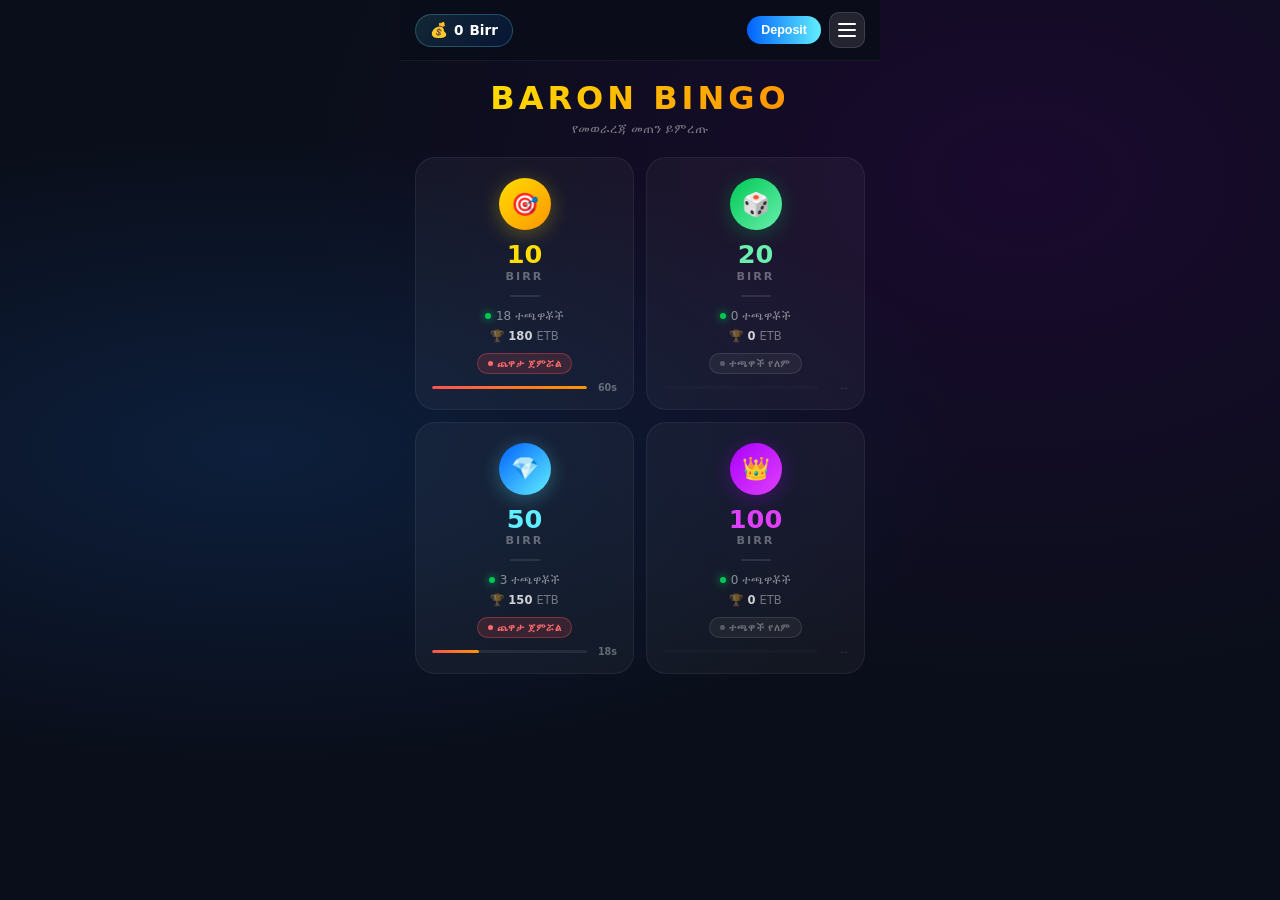
<file: Baron.html>
<!DOCTYPE html>
<html lang="am">
<head>
    <meta charset="UTF-8">
    <meta name="viewport" content="width=device-width, initial-scale=1.0">
    <title>Baron Bingo - Pro</title>
    <style>
        * { margin: 0; padding: 0; box-sizing: border-box; -webkit-tap-highlight-color: transparent; }

        body {
            color: white;
            font-family: 'Segoe UI', system-ui, sans-serif;
            display: flex;
            flex-direction: column;
            align-items: center;
            min-height: 100vh;
            background: #0a0e1a;
            overflow-x: hidden;
        }

        body::before {
            content: "";
            position: fixed;
            top: 0; left: 0;
            width: 100%; height: 100%;
            z-index: -1;
            background: radial-gradient(ellipse at 20% 50%, #0d1f3c 0%, transparent 50%),
                        radial-gradient(ellipse at 80% 20%, #1a0a2e 0%, transparent 50%),
                        #0a0e1a;
        }

        .screen {
            display: none;
            width: 100%;
            max-width: 480px;
            flex-direction: column;
            align-items: center;
            padding: 0 15px 100px 15px;
            animation: fadeIn 0.35s ease;
        }
        .active { display: flex; }

        @keyframes fadeIn { from { opacity: 0; transform: translateY(12px); } to { opacity: 1; transform: translateY(0); } }

        .global-top-bar {
            width: 100%;
            max-width: 480px;
            display: flex;
            justify-content: space-between;
            align-items: center;
            padding: 12px 15px;
            position: sticky;
            top: 0;
            z-index: 50;
            background: rgba(10, 14, 26, 0.92);
            backdrop-filter: blur(15px);
            border-bottom: 1px solid rgba(255,255,255,0.06);
        }

        .balance-pill {
            display: flex;
            align-items: center;
            gap: 6px;
            background: linear-gradient(135deg, rgba(96,239,255,0.12), rgba(0,97,255,0.12));
            padding: 7px 14px;
            border-radius: 25px;
            border: 1px solid rgba(96,239,255,0.25);
            font-weight: bold;
            font-size: 0.85rem;
            cursor: pointer;
        }

        .balance-pill .coin-icon { font-size: 0.9rem; }

        .top-right-actions {
            display: flex;
            align-items: center;
            gap: 8px;
        }

        .dep-btn-top {
            background: linear-gradient(90deg, #0061FF 0%, #60EFFF 100%);
            color: white;
            border: none;
            padding: 7px 14px;
            border-radius: 20px;
            font-weight: bold;
            font-size: 0.78rem;
            cursor: pointer;
            transition: 0.3s;
        }
        .dep-btn-top:active { transform: scale(0.95); }

        .menu-btn {
            background: rgba(255,255,255,0.1);
            border: 1px solid rgba(255,255,255,0.12);
            color: white;
            width: 36px; height: 36px;
            border-radius: 10px;
            display: flex;
            flex-direction: column;
            align-items: center;
            justify-content: center;
            gap: 4px;
            cursor: pointer;
            transition: 0.3s;
        }
        .menu-btn:active { transform: scale(0.92); }
        .menu-btn span {
            display: block;
            width: 18px;
            height: 2px;
            background: white;
            border-radius: 2px;
            transition: 0.3s;
        }

        .menu-overlay {
            position: fixed;
            top: 0; left: 0;
            width: 100%; height: 100%;
            background: rgba(0,0,0,0.6);
            z-index: 998;
            opacity: 0;
            visibility: hidden;
            transition: 0.3s;
        }
        .menu-overlay.open { opacity: 1; visibility: visible; }

        .side-menu {
            position: fixed;
            top: 0;
            right: -280px;
            width: 270px;
            height: 100%;
            background: linear-gradient(180deg, #0f1629 0%, #0a0e1a 100%);
            z-index: 999;
            transition: right 0.35s ease;
            padding: 0;
            border-left: 1px solid rgba(255,255,255,0.08);
            display: flex;
            flex-direction: column;
        }
        .side-menu.open { right: 0; }

        .menu-header {
            padding: 25px 20px 20px;
            border-bottom: 1px solid rgba(255,255,255,0.08);
            text-align: center;
        }
        .menu-header h2 {
            font-size: 1.3rem;
            font-weight: 900;
            letter-spacing: 3px;
            background: linear-gradient(135deg, #ffde00, #ff9500);
            -webkit-background-clip: text;
            -webkit-text-fill-color: transparent;
        }
        .menu-header p {
            font-size: 0.72rem;
            color: rgba(255,255,255,0.4);
            margin-top: 3px;
        }

        .menu-balance-box {
            margin: 15px 15px 10px;
            padding: 14px;
            background: linear-gradient(135deg, rgba(96,239,255,0.1), rgba(0,97,255,0.08));
            border-radius: 14px;
            border: 1px solid rgba(96,239,255,0.2);
            text-align: center;
        }
        .menu-balance-box .lbl { font-size: 0.7rem; color: rgba(255,255,255,0.5); }
        .menu-balance-box .val { font-size: 1.5rem; font-weight: 900; color: #60efff; margin-top: 2px; }

        .menu-items { flex: 1; padding: 10px 0; }

        .menu-item {
            display: flex;
            align-items: center;
            gap: 14px;
            padding: 14px 22px;
            cursor: pointer;
            transition: 0.2s;
            border-left: 3px solid transparent;
        }
        .menu-item:hover, .menu-item:active {
            background: rgba(255,255,255,0.05);
            border-left-color: #60efff;
        }
        .menu-item .m-icon {
            width: 38px; height: 38px;
            border-radius: 10px;
            display: flex;
            align-items: center;
            justify-content: center;
            font-size: 1.1rem;
        }
        .menu-item .m-text { font-weight: 600; font-size: 0.95rem; }
        .menu-item .m-sub { font-size: 0.7rem; color: rgba(255,255,255,0.4); margin-top: 1px; }

        .mi-deposit .m-icon { background: linear-gradient(135deg, rgba(0,200,83,0.2), rgba(0,200,83,0.08)); color: #00c853; }
        .mi-withdraw .m-icon { background: linear-gradient(135deg, rgba(255,82,82,0.2), rgba(255,82,82,0.08)); color: #ff5252; }
        .mi-balance .m-icon { background: linear-gradient(135deg, rgba(96,239,255,0.2), rgba(96,239,255,0.08)); color: #60efff; }
        .mi-help .m-icon { background: linear-gradient(135deg, rgba(255,222,0,0.2), rgba(255,222,0,0.08)); color: #ffde00; }

        .menu-footer {
            padding: 15px;
            border-top: 1px solid rgba(255,255,255,0.06);
            text-align: center;
            font-size: 0.65rem;
            color: rgba(255,255,255,0.25);
        }

        .main-title { margin-top: 18px; text-align: center; }
        .main-title h1 {
            font-size: 2rem;
            font-weight: 900;
            letter-spacing: 4px;
            background: linear-gradient(135deg, #ffde00, #ff9500, #ffde00);
            background-size: 200% auto;
            -webkit-background-clip: text;
            -webkit-text-fill-color: transparent;
            animation: shimmer 3s linear infinite;
        }
        .main-title p { color: rgba(255,255,255,0.45); font-size: 0.82rem; margin-top: 4px; }

        @keyframes shimmer { 0% { background-position: 0% center; } 100% { background-position: 200% center; } }

        /* ========= BETTING STAKES ========= */
        .bet-grid {
            width: 100%;
            display: grid;
            grid-template-columns: repeat(2, 1fr);
            gap: 12px;
            margin-top: 20px;
        }

        .stake-card {
            position: relative;
            background: rgba(255,255,255,0.04);
            border-radius: 20px;
            padding: 20px 16px 16px;
            display: flex;
            flex-direction: column;
            align-items: center;
            cursor: pointer;
            border: 1.5px solid rgba(255,255,255,0.06);
            transition: all 0.35s cubic-bezier(.4,0,.2,1);
            overflow: hidden;
        }

        .stake-card::before {
            content: '';
            position: absolute;
            top: 0; left: 0;
            width: 100%; height: 100%;
            border-radius: 20px;
            opacity: 0;
            transition: opacity 0.35s ease;
            pointer-events: none;
        }

        .stake-card:hover, .stake-card:active { transform: translateY(-4px); }

        .stake-card[data-theme="gold"]::before { background: radial-gradient(circle at 50% 30%, rgba(255,222,0,0.12) 0%, transparent 70%); }
        .stake-card[data-theme="gold"]:hover, .stake-card[data-theme="gold"]:active { border-color: rgba(255,222,0,0.35); box-shadow: 0 8px 32px rgba(255,222,0,0.12); }
        .stake-card[data-theme="gold"]:hover::before, .stake-card[data-theme="gold"]:active::before { opacity: 1; }
        .stake-card[data-theme="gold"] .stake-icon-ring { background: linear-gradient(135deg, #ffde00, #ff9500); box-shadow: 0 4px 20px rgba(255,222,0,0.3); }
        .stake-card[data-theme="gold"] .stake-amount { color: #ffde00; }

        .stake-card[data-theme="green"]::before { background: radial-gradient(circle at 50% 30%, rgba(0,200,83,0.12) 0%, transparent 70%); }
        .stake-card[data-theme="green"]:hover, .stake-card[data-theme="green"]:active { border-color: rgba(0,200,83,0.35); box-shadow: 0 8px 32px rgba(0,200,83,0.12); }
        .stake-card[data-theme="green"]:hover::before, .stake-card[data-theme="green"]:active::before { opacity: 1; }
        .stake-card[data-theme="green"] .stake-icon-ring { background: linear-gradient(135deg, #00c853, #69f0ae); box-shadow: 0 4px 20px rgba(0,200,83,0.3); }
        .stake-card[data-theme="green"] .stake-amount { color: #69f0ae; }

        .stake-card[data-theme="cyan"]::before { background: radial-gradient(circle at 50% 30%, rgba(96,239,255,0.12) 0%, transparent 70%); }
        .stake-card[data-theme="cyan"]:hover, .stake-card[data-theme="cyan"]:active { border-color: rgba(96,239,255,0.35); box-shadow: 0 8px 32px rgba(96,239,255,0.12); }
        .stake-card[data-theme="cyan"]:hover::before, .stake-card[data-theme="cyan"]:active::before { opacity: 1; }
        .stake-card[data-theme="cyan"] .stake-icon-ring { background: linear-gradient(135deg, #0061ff, #60efff); box-shadow: 0 4px 20px rgba(96,239,255,0.3); }
        .stake-card[data-theme="cyan"] .stake-amount { color: #60efff; }

        .stake-card[data-theme="purple"]::before { background: radial-gradient(circle at 50% 30%, rgba(170,0,255,0.12) 0%, transparent 70%); }
        .stake-card[data-theme="purple"]:hover, .stake-card[data-theme="purple"]:active { border-color: rgba(170,0,255,0.35); box-shadow: 0 8px 32px rgba(170,0,255,0.12); }
        .stake-card[data-theme="purple"]:hover::before, .stake-card[data-theme="purple"]:active::before { opacity: 1; }
        .stake-card[data-theme="purple"] .stake-icon-ring { background: linear-gradient(135deg, #aa00ff, #e040fb); box-shadow: 0 4px 20px rgba(170,0,255,0.3); }
        .stake-card[data-theme="purple"] .stake-amount { color: #e040fb; }

        .stake-icon-ring {
            width: 52px; height: 52px;
            border-radius: 50%;
            display: flex;
            align-items: center;
            justify-content: center;
            font-size: 1.4rem;
            margin-bottom: 12px;
            transition: transform 0.3s ease;
        }

        .stake-card:hover .stake-icon-ring { transform: scale(1.1) rotate(-5deg); }

        .stake-amount { font-size: 1.6rem; font-weight: 900; line-height: 1; }

        .stake-currency {
            font-size: 0.7rem;
            font-weight: 700;
            color: rgba(255,255,255,0.35);
            text-transform: uppercase;
            letter-spacing: 2px;
            margin-top: 2px;
        }

        .stake-divider {
            width: 30px;
            height: 2px;
            background: rgba(255,255,255,0.1);
            border-radius: 2px;
            margin: 12px 0;
        }

        .stake-meta {
            width: 100%;
            display: flex;
            flex-direction: column;
            align-items: center;
            gap: 6px;
        }

        .stake-players-row {
            display: flex;
            align-items: center;
            gap: 5px;
            font-size: 0.75rem;
            color: rgba(255,255,255,0.5);
        }

        .stake-live-dot {
            width: 6px; height: 6px;
            border-radius: 50%;
            background: #00c853;
            box-shadow: 0 0 8px #00c853;
            animation: pulse 2s infinite;
        }

        .stake-prize-row {
            display: flex;
            align-items: center;
            gap: 4px;
            font-size: 0.72rem;
            color: rgba(255,255,255,0.4);
        }

        .stake-prize-val { font-weight: 800; color: rgba(255,255,255,0.8); }

        /* ===== GAME PHASE BADGE ===== */
        .stake-phase-badge {
            display: inline-flex;
            align-items: center;
            gap: 4px;
            padding: 3px 10px;
            border-radius: 20px;
            font-size: 0.65rem;
            font-weight: 800;
            letter-spacing: 0.5px;
            margin-top: 4px;
            transition: all 0.4s ease;
        }

        .phase-joining {
            background: rgba(0,200,83,0.15);
            color: #00e676;
            border: 1px solid rgba(0,200,83,0.35);
        }

        .phase-started {
            background: rgba(255,82,82,0.15);
            color: #ff6b6b;
            border: 1px solid rgba(255,82,82,0.35);
            animation: phaseGlow 1.2s ease-in-out infinite alternate;
        }

        @keyframes phaseGlow {
            from { box-shadow: 0 0 0px rgba(255,82,82,0); }
            to { box-shadow: 0 0 10px rgba(255,82,82,0.4); }
        }

        .phase-dot {
            width: 5px; height: 5px;
            border-radius: 50%;
            display: inline-block;
        }

        .phase-joining .phase-dot { background: #00e676; animation: pulse 1s infinite; }
        .phase-started .phase-dot { background: #ff6b6b; animation: pulse 0.6s infinite; }

        .phase-no-players {
            background: rgba(120,120,120,0.12);
            color: rgba(255,255,255,0.35);
            border: 1px solid rgba(255,255,255,0.1);
        }

        .phase-no-players .phase-dot {
            background: rgba(255,255,255,0.25);
            animation: none;
        }

        .stake-timer-bar.disabled {
            opacity: 0.2;
        }

        .stake-timer-label.disabled {
            opacity: 0.2;
        }

        /* Timer arc */
        .stake-timer-row {
            width: 100%;
            display: flex;
            align-items: center;
            gap: 6px;
            margin-top: 2px;
        }

        .stake-timer-bar {
            flex: 1;
            height: 3px;
            background: rgba(255,255,255,0.08);
            border-radius: 3px;
            overflow: hidden;
        }

        .stake-timer-fill {
            height: 100%;
            border-radius: 3px;
            transition: width 1s linear;
        }

        .phase-joining-fill { background: linear-gradient(90deg, #00c853, #69f0ae); }
        .phase-started-fill { background: linear-gradient(90deg, #ff5252, #ff9500); }

        .stake-timer-label {
            font-size: 0.6rem;
            color: rgba(255,255,255,0.35);
            min-width: 24px;
            text-align: right;
            font-weight: 700;
        }

        @keyframes pulse { 0%, 100% { opacity: 0.3; } 50% { opacity: 1; } }

        /* ========= END BETTING STAKES ========= */

        .selection-top-row {
            width: 100%;
            display: flex;
            justify-content: space-between;
            align-items: center;
            padding: 10px 0;
        }

        .back-btn {
            background: none;
            color: #60efff;
            border: none;
            font-weight: bold;
            cursor: pointer;
            font-size: 0.95rem;
            display: flex;
            align-items: center;
            gap: 4px;
            transition: 0.2s;
        }
        .back-btn:active { opacity: 0.6; }

        .bet-badge-pill {
            background: linear-gradient(135deg, #ffde00, #ff9500);
            color: black;
            padding: 5px 14px;
            border-radius: 20px;
            font-size: 0.8rem;
            font-weight: 900;
        }

        .card-grid {
            display: grid;
            grid-template-columns: repeat(10, 1fr);
            gap: 4px;
            width: 100%;
            padding: 10px 8px;
            max-height: 300px;
            overflow-y: auto;
            background: rgba(0,0,0,0.4);
            border-radius: 12px;
            margin-top: 12px;
            border: 1px solid rgba(255,255,255,0.05);
        }

        .card-number {
            aspect-ratio: 1;
            display: flex;
            align-items: center;
            justify-content: center;
            background: rgba(255,255,255,0.08);
            border-radius: 8px;
            font-weight: bold;
            font-size: 0.82rem;
            color: rgba(255,255,255,0.7);
            cursor: pointer;
            border: 1px solid rgba(255,255,255,0.04);
            transition: all 0.2s;
        }
        .card-number:active { transform: scale(0.9); }
        .card-selected {
            background: linear-gradient(135deg, #ffde00, #ff9500) !important;
            color: black !important;
            box-shadow: 0 0 15px rgba(255,222,0,0.4);
            border-color: transparent !important;
        }

        .card-label {
            margin-top: 8px;
            font-size: 0.78rem;
            color: rgba(255,255,255,0.4);
            font-weight: 600;
        }

        .preview-container {
            width: 140px;
            background: rgba(255,255,255,0.06);
            padding: 10px;
            margin-top: 15px;
            border-radius: 12px;
            border: 1px solid rgba(255,255,255,0.08);
        }

        .bingo-grid {
            display: grid;
            grid-template-columns: repeat(5, 1fr);
            gap: 4px;
        }

        .cell {
            aspect-ratio: 1;
            display: flex;
            align-items: center;
            justify-content: center;
            background: rgba(255,255,255,0.08);
            border-radius: 5px;
            font-weight: bold;
            font-size: 0.62rem;
            color: rgba(255,255,255,0.6);
        }
        .marked { background: linear-gradient(135deg, #ffde00, #ff9500) !important; color: black !important; }

        .start-btn {
            width: 95%;
            padding: 16px;
            background: linear-gradient(135deg, #ffde00, #ff9500);
            color: black;
            border: none;
            border-radius: 14px;
            font-weight: 900;
            margin-top: 22px;
            font-size: 1.05rem;
            cursor: pointer;
            transition: 0.3s;
            letter-spacing: 1px;
        }
        .start-btn:active { transform: scale(0.97); }

        .screen-header-bar {
            width: 100%;
            display: flex;
            align-items: center;
            gap: 10px;
            padding: 10px 0;
        }

        .screen-title-text { font-size: 1.1rem; font-weight: 800; }

        .telebirr-badge {
            display: inline-flex;
            align-items: center;
            gap: 6px;
            background: linear-gradient(135deg, rgba(0,123,255,0.15), rgba(0,200,83,0.1));
            padding: 6px 14px;
            border-radius: 20px;
            border: 1px solid rgba(0,123,255,0.25);
            font-size: 0.75rem;
            font-weight: bold;
            color: #60efff;
            margin-bottom: 12px;
        }

        .form-card {
            width: 95%;
            background: linear-gradient(135deg, rgba(255,255,255,0.06), rgba(255,255,255,0.02));
            padding: 22px 18px;
            border-radius: 18px;
            border: 1px solid rgba(255,255,255,0.08);
        }

        .form-card h3 { color: #60efff; margin-bottom: 18px; font-size: 1rem; }

        .field-label {
            font-size: 0.72rem;
            color: rgba(255,255,255,0.45);
            margin-bottom: 5px;
            margin-top: 14px;
        }

        .field-value { font-weight: bold; font-size: 1.05rem; margin-bottom: 4px; }

        .copy-row {
            display: flex;
            justify-content: space-between;
            align-items: center;
            background: rgba(0,0,0,0.4);
            padding: 12px 14px;
            border-radius: 12px;
            margin-top: 5px;
            border: 1px solid rgba(255,255,255,0.06);
        }

        .copy-row .number { font-weight: bold; letter-spacing: 1.5px; color: #60efff; font-size: 1rem; }
        .copy-btn {
            background: rgba(255,255,255,0.1);
            border: 1px solid rgba(255,255,255,0.15);
            color: white;
            padding: 7px 14px;
            border-radius: 8px;
            font-size: 0.78rem;
            cursor: pointer;
            transition: 0.2s;
        }
        .copy-btn:active { transform: scale(0.95); background: rgba(255,255,255,0.2); }

        .input-field {
            width: 100%;
            padding: 14px 16px;
            margin-top: 6px;
            border-radius: 12px;
            border: 1px solid rgba(255,255,255,0.1);
            background: rgba(0,0,0,0.5);
            color: white;
            font-size: 0.95rem;
            outline: none;
            transition: 0.3s;
        }
        .input-field:focus { border-color: #60efff; box-shadow: 0 0 12px rgba(96,239,255,0.15); }
        .input-field::placeholder { color: rgba(255,255,255,0.25); }

        .submit-btn {
            width: 100%;
            padding: 15px;
            border: none;
            border-radius: 14px;
            font-weight: 900;
            font-size: 1rem;
            cursor: pointer;
            margin-top: 22px;
            transition: 0.3s;
            letter-spacing: 1px;
        }
        .submit-btn:active { transform: scale(0.97); }
        .submit-btn.green { background: linear-gradient(90deg, #0061FF 0%, #60EFFF 100%); color: white; }
        .submit-btn.red { background: linear-gradient(135deg, #ff5252, #ff1744); color: white; }

        .history-title {
            align-self: flex-start;
            margin-left: 3%;
            margin-top: 25px;
            font-size: 0.85rem;
            color: #60efff;
            font-weight: bold;
        }

        .history-item {
            width: 95%;
            display: flex;
            justify-content: space-between;
            align-items: center;
            padding: 13px 16px;
            background: rgba(255,255,255,0.04);
            margin-top: 8px;
            border-radius: 10px;
            border-left: 3px solid #60efff;
            font-size: 0.88rem;
        }
        .status-pending { color: #ffde00; font-weight: bold; font-style: italic; }

        .balance-display-card {
            width: 95%;
            background: linear-gradient(135deg, rgba(96,239,255,0.1), rgba(0,97,255,0.08));
            padding: 30px 20px;
            border-radius: 20px;
            border: 1px solid rgba(96,239,255,0.2);
            text-align: center;
            margin-top: 15px;
        }
        .balance-display-card .big-balance { font-size: 2.8rem; font-weight: 900; color: #60efff; margin: 10px 0; }
        .balance-display-card .blbl { font-size: 0.78rem; color: rgba(255,255,255,0.45); }

        .balance-actions { display: flex; gap: 12px; margin-top: 20px; width: 95%; }
        .balance-actions button {
            flex: 1;
            padding: 14px;
            border-radius: 14px;
            border: none;
            font-weight: 800;
            font-size: 0.95rem;
            cursor: pointer;
            transition: 0.3s;
        }
        .balance-actions button:active { transform: scale(0.96); }

        .help-card {
            width: 95%;
            background: rgba(255,255,255,0.05);
            padding: 20px;
            border-radius: 16px;
            margin-top: 12px;
            border: 1px solid rgba(255,255,255,0.08);
        }
        .help-card h3 { color: #ffde00; margin-bottom: 12px; font-size: 1rem; }
        .help-card p { color: rgba(255,255,255,0.65); font-size: 0.88rem; line-height: 1.7; margin-bottom: 10px; }
        .help-item {
            display: flex;
            gap: 12px;
            align-items: flex-start;
            padding: 12px 0;
            border-bottom: 1px solid rgba(255,255,255,0.05);
        }
        .help-item:last-child { border-bottom: none; }
        .help-num {
            min-width: 28px; height: 28px;
            background: linear-gradient(135deg, #ffde00, #ff9500);
            color: black;
            border-radius: 50%;
            display: flex;
            align-items: center;
            justify-content: center;
            font-weight: 900;
            font-size: 0.78rem;
        }
        .help-text { color: rgba(255,255,255,0.7); font-size: 0.88rem; line-height: 1.5; }

        .error-msg {
            color: #ff5252;
            display: none;
            margin-top: 12px;
            font-weight: bold;
            text-align: center;
            font-size: 0.9rem;
            padding: 10px;
            background: rgba(255,82,82,0.1);
            border-radius: 10px;
            border: 1px solid rgba(255,82,82,0.2);
            width: 95%;
        }

        #toast {
            visibility: hidden;
            min-width: 280px;
            background: linear-gradient(135deg, #1a1a2e, #16213e);
            color: #fff;
            text-align: center;
            border-radius: 14px;
            padding: 16px 20px;
            position: fixed;
            z-index: 1000;
            top: 30px;
            left: 50%;
            transform: translateX(-50%);
            border: 1px solid rgba(255,82,82,0.4);
            box-shadow: 0 15px 40px rgba(0,0,0,0.5);
            font-weight: bold;
            font-size: 0.9rem;
        }
        #toast.show { visibility: visible; animation: slideDown 0.4s ease, slideUp 0.4s ease 2.5s; }

        #copy-toast {
            visibility: hidden;
            background: linear-gradient(135deg, #00c853, #00e676);
            color: black;
            padding: 10px 20px;
            border-radius: 25px;
            position: fixed;
            bottom: 30px;
            left: 50%;
            transform: translateX(-50%);
            font-weight: bold;
            font-size: 0.85rem;
            z-index: 1000;
            box-shadow: 0 5px 20px rgba(0,200,83,0.3);
        }
        #copy-toast.show { visibility: visible; animation: popIn 0.3s ease; }

        @keyframes slideDown { from { top: -60px; opacity: 0; } to { top: 30px; opacity: 1; } }
        @keyframes slideUp { from { top: 30px; opacity: 1; } to { top: -60px; opacity: 0; } }
        @keyframes popIn { from { transform: translateX(-50%) scale(0.8); opacity: 0; } to { transform: translateX(-50%) scale(1); opacity: 1; } }

        .card-grid::-webkit-scrollbar { width: 4px; }
        .card-grid::-webkit-scrollbar-track { background: transparent; }
        .card-grid::-webkit-scrollbar-thumb { background: rgba(255,255,255,0.15); border-radius: 4px; }

        /* ========= GAME SCREEN ========= */
        .game-top-bar {
            width: 100%;
            display: flex;
            justify-content: space-between;
            align-items: center;
            padding: 10px 0;
        }

        .game-info-pills { display: flex; gap: 8px; flex-wrap: wrap; }

        .game-pill {
            background: rgba(255,255,255,0.08);
            padding: 5px 12px;
            border-radius: 20px;
            font-size: 0.75rem;
            font-weight: 600;
            border: 1px solid rgba(255,255,255,0.1);
        }

        .game-pill.bet-pill { color: #ffde00; border-color: rgba(255,222,0,0.25); }
        .game-pill.players-pill { color: #60efff; border-color: rgba(96,239,255,0.25); }

        .called-numbers-section { width: 100%; margin-top: 12px; }
        .called-label { font-size: 0.75rem; color: rgba(255,255,255,0.4); margin-bottom: 8px; font-weight: 600; }

        .current-call-display {
            display: flex;
            align-items: center;
            justify-content: center;
            gap: 15px;
            margin-bottom: 12px;
        }

        .current-ball {
            width: 72px; height: 72px;
            border-radius: 50%;
            background: linear-gradient(135deg, #ffde00, #ff9500);
            display: flex;
            align-items: center;
            justify-content: center;
            font-size: 1.8rem;
            font-weight: 900;
            color: black;
            box-shadow: 0 0 30px rgba(255,222,0,0.4), 0 0 60px rgba(255,150,0,0.2);
            animation: ballPulse 1.5s ease-in-out infinite;
            position: relative;
        }

        .current-ball::before {
            content: '';
            position: absolute;
            top: 6px; left: 12px;
            width: 20px; height: 10px;
            background: rgba(255,255,255,0.4);
            border-radius: 50%;
            transform: rotate(-30deg);
        }

        @keyframes ballPulse {
            0%, 100% { transform: scale(1); box-shadow: 0 0 30px rgba(255,222,0,0.4); }
            50% { transform: scale(1.06); box-shadow: 0 0 45px rgba(255,222,0,0.6); }
        }

        .call-letter { font-size: 0.7rem; color: rgba(255,255,255,0.5); font-weight: bold; text-align: center; }
        .call-letter span { display: block; font-size: 1.5rem; color: white; }

        .called-history-strip {
            display: flex;
            gap: 6px;
            overflow-x: auto;
            padding: 8px 4px;
            scrollbar-width: none;
        }
        .called-history-strip::-webkit-scrollbar { display: none; }

        .called-mini-ball {
            min-width: 34px; height: 34px;
            border-radius: 50%;
            display: flex;
            align-items: center;
            justify-content: center;
            font-size: 0.72rem;
            font-weight: bold;
            color: black;
            flex-shrink: 0;
        }

        .ball-b { background: linear-gradient(135deg, #ff5252, #ff1744); color: white; }
        .ball-i { background: linear-gradient(135deg, #ff9500, #ffde00); }
        .ball-n { background: linear-gradient(135deg, #00c853, #00e676); }
        .ball-g { background: linear-gradient(135deg, #0061ff, #60efff); color: white; }
        .ball-o { background: linear-gradient(135deg, #aa00ff, #e040fb); color: white; }

        .game-bingo-card {
            width: 100%;
            max-width: 320px;
            margin-top: 15px;
            background: linear-gradient(135deg, rgba(255,255,255,0.08), rgba(255,255,255,0.02));
            border-radius: 16px;
            border: 1px solid rgba(255,255,255,0.1);
            padding: 12px;
            position: relative;
        }

        .bingo-header-row {
            display: grid;
            grid-template-columns: repeat(5, 1fr);
            gap: 4px;
            margin-bottom: 4px;
        }

        .bingo-header-cell {
            aspect-ratio: 1;
            display: flex;
            align-items: center;
            justify-content: center;
            font-weight: 900;
            font-size: 0.95rem;
            border-radius: 8px;
        }

        .bh-b { color: #ff5252; }
        .bh-i { color: #ffde00; }
        .bh-n { color: #00e676; }
        .bh-g { color: #60efff; }
        .bh-o { color: #e040fb; }

        .game-grid { display: grid; grid-template-columns: repeat(5, 1fr); gap: 4px; }

        .game-cell {
            aspect-ratio: 1;
            display: flex;
            align-items: center;
            justify-content: center;
            background: rgba(255,255,255,0.06);
            border-radius: 8px;
            font-weight: bold;
            font-size: 0.9rem;
            color: rgba(255,255,255,0.7);
            transition: all 0.3s ease;
            cursor: pointer;
            border: 2px solid transparent;
            position: relative;
        }

        .game-cell.free-cell { background: linear-gradient(135deg, #ffde00, #ff9500); color: black; font-size: 0.7rem; }
        .game-cell.daubed { background: linear-gradient(135deg, rgba(96,239,255,0.3), rgba(0,97,255,0.2)); border-color: #60efff; color: #60efff; box-shadow: 0 0 10px rgba(96,239,255,0.2); }
        .game-cell.auto-daubed { background: linear-gradient(135deg, rgba(0,200,83,0.3), rgba(0,200,83,0.15)); border-color: #00c853; color: #00e676; box-shadow: 0 0 10px rgba(0,200,83,0.2); }
        .game-cell.winning-cell { animation: winCellPulse 0.6s ease-in-out infinite alternate; }

        @keyframes winCellPulse {
            from { box-shadow: 0 0 10px rgba(255,222,0,0.3); border-color: #ffde00; }
            to { box-shadow: 0 0 25px rgba(255,222,0,0.6); border-color: #ff9500; }
        }

        .game-status-bar {
            width: 100%;
            margin-top: 15px;
            padding: 12px 16px;
            background: rgba(255,255,255,0.05);
            border-radius: 12px;
            border: 1px solid rgba(255,255,255,0.08);
            display: flex;
            justify-content: space-between;
            align-items: center;
        }

        .game-status-text { font-size: 0.85rem; font-weight: 600; }
        .calls-count { font-size: 0.78rem; color: rgba(255,255,255,0.5); }

        .bingo-btn {
            width: 95%;
            max-width: 320px;
            padding: 16px;
            background: linear-gradient(135deg, #ff5252, #ff1744);
            color: white;
            border: none;
            border-radius: 14px;
            font-weight: 900;
            margin-top: 15px;
            font-size: 1.2rem;
            cursor: pointer;
            letter-spacing: 3px;
            transition: 0.3s;
            opacity: 0.4;
            pointer-events: none;
        }

        .bingo-btn.can-bingo {
            opacity: 1;
            pointer-events: auto;
            animation: bingoBtnGlow 1s ease-in-out infinite alternate;
        }

        @keyframes bingoBtnGlow {
            from { box-shadow: 0 0 20px rgba(255,82,82,0.4); }
            to { box-shadow: 0 0 40px rgba(255,82,82,0.7); }
        }

        .bingo-btn:active { transform: scale(0.97); }

        /* Win Modal */
        .win-overlay {
            position: fixed;
            top: 0; left: 0;
            width: 100%; height: 100%;
            background: rgba(0,0,0,0.85);
            z-index: 2000;
            display: none;
            align-items: center;
            justify-content: center;
            animation: fadeIn 0.3s ease;
        }
        .win-overlay.show { display: flex; }

        .win-modal {
            background: linear-gradient(135deg, #1a1a2e, #16213e);
            border-radius: 24px;
            padding: 40px 30px;
            text-align: center;
            border: 2px solid rgba(255,222,0,0.3);
            box-shadow: 0 0 60px rgba(255,222,0,0.2);
            max-width: 340px;
            width: 90%;
            animation: winPop 0.5s ease;
        }

        @keyframes winPop {
            from { transform: scale(0.5) rotate(-5deg); opacity: 0; }
            to { transform: scale(1) rotate(0deg); opacity: 1; }
        }

        .win-emoji { font-size: 4rem; margin-bottom: 15px; }
        .win-title {
            font-size: 2rem;
            font-weight: 900;
            background: linear-gradient(135deg, #ffde00, #ff9500);
            -webkit-background-clip: text;
            -webkit-text-fill-color: transparent;
            margin-bottom: 10px;
        }
        .win-amount { font-size: 1.8rem; font-weight: 900; color: #60efff; margin: 10px 0; }
        .win-sub { color: rgba(255,255,255,0.5); font-size: 0.85rem; margin-bottom: 20px; }

        .win-close-btn {
            background: linear-gradient(135deg, #ffde00, #ff9500);
            color: black;
            border: none;
            padding: 14px 40px;
            border-radius: 14px;
            font-weight: 900;
            font-size: 1rem;
            cursor: pointer;
            transition: 0.3s;
        }
        .win-close-btn:active { transform: scale(0.95); }

        .lose-modal .win-emoji { font-size: 3rem; }
        .lose-modal .win-title {
            background: linear-gradient(135deg, #ff5252, #ff1744);
            -webkit-background-clip: text;
            -webkit-text-fill-color: transparent;
        }

        .confetti-container {
            position: fixed;
            top: 0; left: 0;
            width: 100%; height: 100%;
            pointer-events: none;
            z-index: 2001;
            overflow: hidden;
        }

        .confetti-piece {
            position: absolute;
            top: -10px;
            width: 10px;
            height: 10px;
            animation: confettiFall linear forwards;
        }

        @keyframes confettiFall {
            0% { transform: translateY(0) rotate(0deg); opacity: 1; }
            100% { transform: translateY(100vh) rotate(720deg); opacity: 0; }
        }

        .waiting-overlay {
            position: fixed;
            top: 0; left: 0;
            width: 100%; height: 100%;
            background: rgba(10, 14, 26, 0.95);
            z-index: 1500;
            display: none;
            flex-direction: column;
            align-items: center;
            justify-content: center;
            gap: 20px;
        }
        .waiting-overlay.show { display: flex; }

        .waiting-spinner {
            width: 50px; height: 50px;
            border: 4px solid rgba(255,255,255,0.1);
            border-top-color: #ffde00;
            border-radius: 50%;
            animation: spin 1s linear infinite;
        }

        @keyframes spin { to { transform: rotate(360deg); } }

        .waiting-text { color: rgba(255,255,255,0.7); font-size: 1rem; font-weight: 600; text-align: center; }
        .waiting-count { font-size: 1.4rem; color: #ffde00; font-weight: 900; }

        .waiting-cancel {
            background: rgba(255,255,255,0.1);
            border: 1px solid rgba(255,255,255,0.15);
            color: white;
            padding: 10px 30px;
            border-radius: 12px;
            font-weight: 600;
            cursor: pointer;
            margin-top: 10px;
            transition: 0.2s;
        }
        .waiting-cancel:active { transform: scale(0.95); }
    </style>
</head>
<body>

    <div id="toast"></div>
    <div id="copy-toast">✅ ቁጥሩ ተገልብጧል!</div>

    <div class="global-top-bar">
        <div class="balance-pill" onclick="navigateTo('balance-screen')">
            <span class="coin-icon">💰</span>
            <span id="global-balance">0</span> Birr
        </div>
        <div class="top-right-actions">
            <button class="dep-btn-top" onclick="navigateTo('deposit-screen')">Deposit</button>
            <div class="menu-btn" onclick="toggleMenu()">
                <span></span><span></span><span></span>
            </div>
        </div>
    </div>

    <div class="menu-overlay" id="menuOverlay" onclick="toggleMenu()"></div>
    <div class="side-menu" id="sideMenu">
        <div class="menu-header">
            <h2>BARON</h2>
            <p>BINGO • PRO</p>
        </div>
        <div class="menu-balance-box">
            <div class="lbl">ቀሪ ሂሳብ</div>
            <div class="val"><span id="menu-balance">0</span> ETB</div>
        </div>
        <div class="menu-items">
            <div class="menu-item mi-deposit" onclick="navigateTo('deposit-screen'); toggleMenu();">
                <div class="m-icon">📥</div>
                <div><div class="m-text">Deposit</div><div class="m-sub">ገንዘብ ያስገቡ</div></div>
            </div>
            <div class="menu-item mi-withdraw" onclick="navigateTo('withdraw-screen'); toggleMenu();">
                <div class="m-icon">📤</div>
                <div><div class="m-text">Withdraw</div><div class="m-sub">ገንዘብ ያውጡ</div></div>
            </div>
            <div class="menu-item mi-balance" onclick="navigateTo('balance-screen'); toggleMenu();">
                <div class="m-icon">💳</div>
                <div><div class="m-text">Balance</div><div class="m-sub">ቀሪ ሂሳብ ይመልከቱ</div></div>
            </div>
            <div class="menu-item mi-help" onclick="navigateTo('help-screen'); toggleMenu();">
                <div class="m-icon">❓</div>
                <div><div class="m-text">እገዛ</div><div class="m-sub">መመሪያ እና ድጋፍ</div></div>
            </div>
        </div>
        <div class="menu-footer">Baron Bingo v2.0 © 2024</div>
    </div>

    <div class="waiting-overlay" id="waitingOverlay">
        <div class="waiting-spinner"></div>
        <div class="waiting-text">ተጫዋቾችን በመጠበቅ ላይ...</div>
        <div class="waiting-count"><span id="waitingCurrent">0</span> / <span id="waitingNeeded">5</span></div>
        <div class="waiting-text" style="font-size:0.8rem; color: rgba(255,255,255,0.4);">ጨዋታው በቅርቡ ይጀምራል</div>
        <button class="waiting-cancel" onclick="cancelWaiting()">❌ ሰርዝ</button>
    </div>

    <div class="win-overlay" id="winOverlay">
        <div class="win-modal" id="winModal">
            <div class="win-emoji" id="winEmoji">🏆</div>
            <div class="win-title" id="winTitle">አሸነፉ!</div>
            <div class="win-amount" id="winAmount">+180 ETB</div>
            <div class="win-sub" id="winSub">ሽልማቱ ወደ ሂሳብዎ ተጨምሯል</div>
            <button class="win-close-btn" onclick="closeWinModal()">🎮 ቀጥል</button>
        </div>
    </div>

    <div class="confetti-container" id="confettiContainer"></div>

    <!-- SCREEN 1: BETTING -->
    <div id="betting-screen" class="screen active">
        <div class="main-title">
            <h1>BARON BINGO</h1>
            <p>የመወራረጃ መጠን ይምረጡ</p>
        </div>
        <div class="bet-grid">
            <!-- 10 Birr -->
            <div class="stake-card" data-theme="gold" onclick="showSelection(10)">
                <div class="stake-icon-ring">🎯</div>
                <div class="stake-amount">10</div>
                <div class="stake-currency">Birr</div>
                <div class="stake-divider"></div>
                <div class="stake-meta">
                    <div class="stake-players-row">
                        <span class="stake-live-dot"></span>
                        <span><span id="p-10">18</span> ተጫዋቾች</span>
                    </div>
                    <div class="stake-prize-row">🏆 <span class="stake-prize-val" id="w-10">180</span> ETB</div>
                    <div class="stake-phase-badge phase-joining" id="phase-10">
                        <span class="phase-dot"></span>
                        <span id="phase-label-10">መቀላቀል ይቻላል</span>
                    </div>
                    <div class="stake-timer-row">
                        <div class="stake-timer-bar">
                            <div class="stake-timer-fill phase-joining-fill" id="timer-fill-10" style="width:100%"></div>
                        </div>
                        <div class="stake-timer-label" id="timer-label-10">30s</div>
                    </div>
                </div>
            </div>
            <!-- 20 Birr -->
            <div class="stake-card" data-theme="green" onclick="showSelection(20)">
                <div class="stake-icon-ring">🎲</div>
                <div class="stake-amount">20</div>
                <div class="stake-currency">Birr</div>
                <div class="stake-divider"></div>
                <div class="stake-meta">
                    <div class="stake-players-row">
                        <span class="stake-live-dot"></span>
                        <span><span id="p-20">0</span> ተጫዋቾች</span>
                    </div>
                    <div class="stake-prize-row">🏆 <span class="stake-prize-val" id="w-20">0</span> ETB</div>
                    <div class="stake-phase-badge phase-joining" id="phase-20">
                        <span class="phase-dot"></span>
                        <span id="phase-label-20">መቀላቀል ይቻላል</span>
                    </div>
                    <div class="stake-timer-row">
                        <div class="stake-timer-bar">
                            <div class="stake-timer-fill phase-joining-fill" id="timer-fill-20" style="width:100%"></div>
                        </div>
                        <div class="stake-timer-label" id="timer-label-20">30s</div>
                    </div>
                </div>
            </div>
            <!-- 50 Birr -->
            <div class="stake-card" data-theme="cyan" onclick="showSelection(50)">
                <div class="stake-icon-ring">💎</div>
                <div class="stake-amount">50</div>
                <div class="stake-currency">Birr</div>
                <div class="stake-divider"></div>
                <div class="stake-meta">
                    <div class="stake-players-row">
                        <span class="stake-live-dot"></span>
                        <span><span id="p-50">3</span> ተጫዋቾች</span>
                    </div>
                    <div class="stake-prize-row">🏆 <span class="stake-prize-val" id="w-50">150</span> ETB</div>
                    <div class="stake-phase-badge phase-joining" id="phase-50">
                        <span class="phase-dot"></span>
                        <span id="phase-label-50">መቀላቀል ይቻላል</span>
                    </div>
                    <div class="stake-timer-row">
                        <div class="stake-timer-bar">
                            <div class="stake-timer-fill phase-joining-fill" id="timer-fill-50" style="width:100%"></div>
                        </div>
                        <div class="stake-timer-label" id="timer-label-50">30s</div>
                    </div>
                </div>
            </div>
            <!-- 100 Birr -->
            <div class="stake-card" data-theme="purple" onclick="showSelection(100)">
                <div class="stake-icon-ring">👑</div>
                <div class="stake-amount">100</div>
                <div class="stake-currency">Birr</div>
                <div class="stake-divider"></div>
                <div class="stake-meta">
                    <div class="stake-players-row">
                        <span class="stake-live-dot"></span>
                        <span><span id="p-100">0</span> ተጫዋቾች</span>
                    </div>
                    <div class="stake-prize-row">🏆 <span class="stake-prize-val" id="w-100">0</span> ETB</div>
                    <div class="stake-phase-badge phase-joining" id="phase-100">
                        <span class="phase-dot"></span>
                        <span id="phase-label-100">መቀላቀል ይቻላል</span>
                    </div>
                    <div class="stake-timer-row">
                        <div class="stake-timer-bar">
                            <div class="stake-timer-fill phase-joining-fill" id="timer-fill-100" style="width:100%"></div>
                        </div>
                        <div class="stake-timer-label" id="timer-label-100">30s</div>
                    </div>
                </div>
            </div>
        </div>
    </div>

    <!-- SCREEN 2: CARD SELECTION -->
    <div id="selection-screen" class="screen">
        <div class="selection-top-row">
            <button class="back-btn" onclick="navigateTo('betting-screen')">❮ ተመለስ</button>
            <span class="bet-badge-pill" id="bet-badge">10 Birr</span>
        </div>
        <div class="card-grid" id="card-numbers-list"></div>
        <div class="preview-container">
            <div class="bingo-grid" id="preview-grid"></div>
        </div>
        <div class="card-label" id="card-title">Card #1</div>
        <div class="error-msg" id="error-msg">⚠ ያለዎት ቀሪ ሂሳብ አነስተኛ ነው!</div>
        <button id="deposit-redirect" style="display:none;" class="start-btn" onclick="navigateTo('deposit-screen')">ገንዘብ ያስገቡ (Deposit)</button>
        <button id="start-game-btn" class="start-btn" onclick="startGame()">🎮 ጨዋታውን ጀምር</button>
    </div>

    <!-- SCREEN 3: GAME -->
    <div id="game-screen" class="screen">
        <div class="game-top-bar">
            <button class="back-btn" onclick="leaveGame()">❮ ውጣ</button>
            <div class="game-info-pills">
                <span class="game-pill bet-pill" id="game-bet-pill">10 Birr</span>
                <span class="game-pill players-pill" id="game-players-pill">👥 18</span>
            </div>
        </div>

        <div class="called-numbers-section">
            <div class="called-label">የተጠራ ቁጥር</div>
            <div class="current-call-display">
                <div>
                    <div class="call-letter" id="callLetterDisplay">BINGO<span id="callNumberDisplay">-</span></div>
                </div>
                <div class="current-ball" id="currentBall">?</div>
            </div>
            <div class="called-history-strip" id="calledHistory"></div>
        </div>

        <div class="game-bingo-card">
            <div class="bingo-header-row">
                <div class="bingo-header-cell bh-b">B</div>
                <div class="bingo-header-cell bh-i">I</div>
                <div class="bingo-header-cell bh-n">N</div>
                <div class="bingo-header-cell bh-g">G</div>
                <div class="bingo-header-cell bh-o">O</div>
            </div>
            <div class="game-grid" id="gameGrid"></div>
        </div>

        <div class="game-status-bar">
            <span class="game-status-text" id="gameStatusText">⏳ ጨዋታው እየተጫወተ ነው...</span>
            <span class="calls-count" id="callsCount">0/75</span>
        </div>

        <button class="bingo-btn" id="bingoBtn" onclick="callBingo()">🎉 BINGO!</button>
    </div>

    <!-- SCREEN 4: DEPOSIT -->
    <div id="deposit-screen" class="screen">
        <div class="screen-header-bar">
            <button class="back-btn" onclick="navigateTo('betting-screen')">❮ ተመለስ</button>
            <span class="screen-title-text" style="color: #00c853;">Deposit</span>
        </div>
        <div class="telebirr-badge"><span>📱</span><span>TeleBirr</span></div>
        <div class="form-card">
            <h3>💰 ገንዘብ ማስገቢያ</h3>
            <div class="field-label">የአካውንት ስም</div>
            <div class="field-value">Getachew Abera</div>
            <div class="field-label">የአካውንት ቁጥር (TeleBirr)</div>
            <div class="copy-row">
                <span class="number" id="phone-num">0990633294</span>
                <button class="copy-btn" onclick="copyNumber()">📋 ኮፒ</button>
            </div>
            <div class="field-label">የብር መጠን (ቢያንስ 50)</div>
            <input type="number" class="input-field" id="dep-amount" placeholder="ምሳሌ: 100">
            <div class="field-label">ኤስኤምኤስ (SMS) ማረጋገጫ</div>
            <input type="text" class="input-field" id="dep-sms" placeholder="ኤስኤምኤስ እዚህ ይለጥፉ">
            <button class="submit-btn green" onclick="submitDeposit()">📥 ገንዘብ ያስገቡ</button>
        </div>
        <div class="history-title">📋 የቅርብ ጊዜ ትዕዛዞች</div>
        <div id="deposit-history" style="width:100%; display:flex; flex-direction:column; align-items:center;"></div>
    </div>

    <!-- SCREEN 5: WITHDRAW -->
    <div id="withdraw-screen" class="screen">
        <div class="screen-header-bar">
            <button class="back-btn" onclick="navigateTo('betting-screen')">❮ ተመለስ</button>
            <span class="screen-title-text" style="color: #ff5252;">Withdraw</span>
        </div>
        <div class="telebirr-badge"><span>📱</span><span>TeleBirr</span></div>
        <div class="form-card">
            <h3>📤 ገንዘብ ወጪ ማድረጊያ</h3>
            <div class="field-label">ገንዘብ ወጪ የሚደረግበት ቁጥር (TeleBirr)</div>
            <input type="tel" class="input-field" id="wd-phone" placeholder="ለምሳሌ: 09XXXXXXXX">
            <div class="field-label">የገንዘብ መጠን</div>
            <input type="number" class="input-field" id="wd-amount" placeholder="ለምሳሌ: 50">
            <div class="error-msg" id="wd-error">⚠ ያለዎት ቀሪ ሂሳብ አነስተኛ ነው!</div>
            <button class="submit-btn red" onclick="submitWithdraw()">📤 ወጪ አድርግ</button>
        </div>
        <div class="history-title">📋 የቅርብ ጊዜ ትዕዛዞች</div>
        <div id="withdraw-history" style="width:100%; display:flex; flex-direction:column; align-items:center;"></div>
    </div>

    <!-- SCREEN 6: BALANCE -->
    <div id="balance-screen" class="screen">
        <div class="screen-header-bar">
            <button class="back-btn" onclick="navigateTo('betting-screen')">❮ ተመለስ</button>
            <span class="screen-title-text" style="color: #60efff;">Balance</span>
        </div>
        <div class="balance-display-card">
            <div class="blbl">ቀሪ ሂሳብ</div>
            <div class="big-balance"><span id="balance-display">0</span> ETB</div>
            <div class="blbl">Baron Bingo Account</div>
        </div>
        <div class="balance-actions">
            <button style="background: linear-gradient(90deg, #0061FF 0%, #60EFFF 100%); color: white;" onclick="navigateTo('deposit-screen')">📥 Deposit</button>
            <button style="background: linear-gradient(135deg, #ff5252, #ff1744); color: white;" onclick="navigateTo('withdraw-screen')">📤 Withdraw</button>
        </div>
    </div>

    <!-- SCREEN 7: HELP -->
    <div id="help-screen" class="screen">
        <div class="screen-header-bar">
            <button class="back-btn" onclick="navigateTo('betting-screen')">❮ ተመለስ</button>
            <span class="screen-title-text" style="color: #ffde00;">❓ እገዛ</span>
        </div>
        <div class="help-card">
            <h3>📖 እንዴት ይጫወቱ?</h3>
            <div class="help-item">
                <div class="help-num">1</div>
                <div class="help-text">ከላይ ያሉት የዋጋ ካርዶች ውስጥ አንዱን ይምረጡ (10, 20, 50, ወይም 100 ብር)።</div>
            </div>
            <div class="help-item">
                <div class="help-num">2</div>
                <div class="help-text">ከ1 እስከ 100 ያሉ ካርድ ቁጥሮች ውስጥ የሚፈልጉትን ካርድ ይምረጡ።</div>
            </div>
            <div class="help-item">
                <div class="help-num">3</div>
                <div class="help-text">"ጨዋታውን ጀምር" የሚለውን ይጫኑ። ጨዋታው ወዲያውኑ ይጀምራል።</div>
            </div>
            <div class="help-item">
                <div class="help-num">4</div>
                <div class="help-text">ቢንጎ ካርድዎ ላይ ያሉ ቁጥሮች ተመርጠው ረድፍ ወይም ዓምድ ሲሞሉ ያሸንፋሉ!</div>
            </div>
        </div>
        <div class="help-card" style="margin-top: 12px;">
            <h3>💳 ገንዘብ ስለማስገባት</h3>
            <p>ገንዘብ ለማስገባት የ TeleBirr አካውንት ያስፈልግዎታል። ቢያንስ 50 ብር ማስገባት ይቻላል።</p>
            <p>ከላከ በኋላ SMS ማረጋገጫውን በ Deposit ገጽ ላይ ይለጥፉ።</p>
        </div>
        <div class="help-card" style="margin-top: 12px;">
            <h3>📞 ለድጋፍ</h3>
            <p>ችግር ካጋጠምዎት በቴሌግራም ያግኙን፡</p>
            <p style="color: #60efff; font-weight: bold;">@BaronBingoSupport</p>
        </div>
    </div>

    <script>
        let userBalance = 0;
        let selectedBet = 10;
        let selectedTicketNum = 1;
        let p10 = 18, p20 = 0, p50 = 3, p100 = 0;

        // Game state
        let gameActive = false;
        let gameInterval = null;
        let calledNumbers = [];
        let allNumbers = [];
        let cardNumbers = [];
        let daubedCells = new Set();
        let currentGameBet = 10;
        let currentGamePlayers = 18;
        let waitingTimeout = null;
        let playerWon = false;

        // =============================================
        // ASYNCHRONOUS GAME CYCLE SYSTEM
        // Each stake has its OWN independent timer
        // JOIN phase: 30 seconds | GAME phase: 60 seconds
        // =============================================

        const JOIN_DURATION = 30;   // seconds
        const GAME_DURATION = 60;   // seconds
        const TOTAL_CYCLE   = JOIN_DURATION + GAME_DURATION; // 90s full cycle

        // State per stake
        const stakeState = {
            10:  { phase: 'joining', elapsed: 0, cyclePos: 0 },
            20:  { phase: 'joining', elapsed: 0, cyclePos: 0 },
            50:  { phase: 'joining', elapsed: 0, cyclePos: 0 },
            100: { phase: 'joining', elapsed: 0, cyclePos: 0 }
        };

        // Stakes locked in "no players" mode — no timer, no cycle
        const NO_PLAYERS_STAKES = new Set([20, 100]);

        // Assign random start positions so phases are desynchronized on load
        function initStakeCycles() {
            Object.keys(stakeState).forEach(bet => {
                if (NO_PLAYERS_STAKES.has(parseInt(bet))) {
                    stakeState[bet].phase = 'no-players';
                    stakeState[bet].cyclePos = 0;
                    stakeState[bet].elapsed = 0;
                    return;
                }
                const randomPos = Math.floor(Math.random() * TOTAL_CYCLE);
                stakeState[bet].cyclePos = randomPos;
                stakeState[bet].phase = randomPos < JOIN_DURATION ? 'joining' : 'started';
                stakeState[bet].elapsed = randomPos < JOIN_DURATION ? randomPos : randomPos - JOIN_DURATION;
            });
        }

        function updateStakeUI(bet) {
            const state = stakeState[bet];
            const phaseBadge  = document.getElementById('phase-' + bet);
            const timerFill   = document.getElementById('timer-fill-' + bet);
            const timerLabel  = document.getElementById('timer-label-' + bet);
            const timerBar    = timerFill ? timerFill.parentElement : null;

            if (!phaseBadge) return;

            // NO-PLAYERS state — static, no timer, no cycle
            if (state.phase === 'no-players') {
                phaseBadge.className = 'stake-phase-badge phase-no-players';
                phaseBadge.innerHTML = '<span class="phase-dot"></span><span>ተጫዋች የለም</span>';
                timerFill.style.width = '0%';
                timerLabel.textContent = '--';
                timerLabel.classList.add('disabled');
                if (timerBar) timerBar.classList.add('disabled');
                // Ensure player count stays at 0
                document.getElementById('p-' + bet).innerText = '0';
                document.getElementById('w-' + bet).innerText = '0';
                return;
            }

            if (state.phase === 'joining') {
                const remaining = JOIN_DURATION - state.elapsed;
                const pct = (remaining / JOIN_DURATION) * 100;

                phaseBadge.className = 'stake-phase-badge phase-joining';
                phaseBadge.innerHTML = '<span class="phase-dot"></span><span>መቀላቀል ይቻላል</span>';
                timerFill.className = 'stake-timer-fill phase-joining-fill';
                timerFill.style.width = pct + '%';
                timerLabel.textContent = remaining + 's';
                timerLabel.classList.remove('disabled');
                if (timerBar) timerBar.classList.remove('disabled');

                if (Math.random() < 0.3) fluctuatePlayers(parseInt(bet));

            } else {
                const remaining = GAME_DURATION - state.elapsed;
                const pct = (remaining / GAME_DURATION) * 100;

                phaseBadge.className = 'stake-phase-badge phase-started';
                phaseBadge.innerHTML = '<span class="phase-dot"></span><span>ጨዋታ ጀምሯል</span>';
                timerFill.className = 'stake-timer-fill phase-started-fill';
                timerFill.style.width = pct + '%';
                timerLabel.textContent = remaining + 's';
                timerLabel.classList.remove('disabled');
                if (timerBar) timerBar.classList.remove('disabled');

                if (Math.random() < 0.15 && remaining < 45) dropPlayers(parseInt(bet));
            }
        }

        function tickStake(bet) {
            const state = stakeState[bet];
            // No-players stakes are completely frozen — skip all logic
            if (state.phase === 'no-players') return;

            state.cyclePos = (state.cyclePos + 1) % TOTAL_CYCLE;

            if (state.cyclePos < JOIN_DURATION) {
                // In JOIN window
                if (state.phase === 'started') {
                    // Just transitioned back to joining - reset player count
                    state.phase = 'joining';
                    resetPlayers(bet);
                }
                state.elapsed = state.cyclePos;
            } else {
                // In GAME window
                if (state.phase === 'joining') {
                    // Just transitioned to started
                    state.phase = 'started';
                }
                state.elapsed = state.cyclePos - JOIN_DURATION;
            }

            updateStakeUI(bet);
        }

        // Run each stake on its own 1-second tick
        function startAsyncCycles() {
            initStakeCycles();

            // Update all UIs immediately
            [10, 20, 50, 100].forEach(bet => updateStakeUI(bet));

            // Each stake ticks every 1 second (they stay synchronized to 1s
            // but start at different positions = desynchronized phases)
            setInterval(() => { tickStake(10);  }, 1000);
            setInterval(() => { tickStake(20);  }, 1000);
            setInterval(() => { tickStake(50);  }, 1000);
            setInterval(() => { tickStake(100); }, 1000);
        }

        // ===== Player count helpers =====
        function fluctuatePlayers(bet) {
            // Never fluctuate no-players stakes
            if (NO_PLAYERS_STAKES.has(bet)) return;
            const configs = {
                10:  { min: 5,  max: 33, el: 'p-10',  we: 'w-10'  },
                20:  { min: 0,  max: 20, el: 'p-20',  we: 'w-20'  },
                50:  { min: 1,  max: 12, el: 'p-50',  we: 'w-50'  },
                100: { min: 0,  max: 8,  el: 'p-100', we: 'w-100' }
            };
            const c = configs[bet];
            if (!c) return;
            const increase = Math.random() > 0.4;
            const change = increase ? Math.floor(Math.random() * 4) + 1 : -Math.floor(Math.random() * 2);
            const current = parseInt(document.getElementById(c.el).innerText) || 0;
            const next = Math.min(Math.max(current + change, c.min), c.max);
            document.getElementById(c.el).innerText = next;
            document.getElementById(c.we).innerText = next * bet;
            if (bet === 10)  p10  = next;
            if (bet === 20)  p20  = next;
            if (bet === 50)  p50  = next;
            if (bet === 100) p100 = next;
        }

        function dropPlayers(bet) {
            if (NO_PLAYERS_STAKES.has(bet)) return;
            const configs = {
                10:  { min: 5,  el: 'p-10',  we: 'w-10'  },
                20:  { min: 0,  el: 'p-20',  we: 'w-20'  },
                50:  { min: 1,  el: 'p-50',  we: 'w-50'  },
                100: { min: 0,  el: 'p-100', we: 'w-100' }
            };
            const c = configs[bet];
            if (!c) return;
            const current = parseInt(document.getElementById(c.el).innerText) || 0;
            const next = Math.max(current - Math.floor(Math.random() * 3) - 1, c.min);
            document.getElementById(c.el).innerText = next;
            document.getElementById(c.we).innerText = next * bet;
        }

        function resetPlayers(bet) {
            // After a game ends, reset to a new starting count for next join phase
            const starts = { 10: 8, 20: 2, 50: 2, 100: 1 };
            const s = starts[bet] || 1;
            const el = 'p-' + bet;
            const we = 'w-' + bet;
            document.getElementById(el).innerText = s;
            document.getElementById(we).innerText = s * bet;
            if (bet === 10)  p10  = s;
            if (bet === 20)  p20  = s;
            if (bet === 50)  p50  = s;
            if (bet === 100) p100 = s;
        }

        // Start the async cycle engine!
        startAsyncCycles();

        // ===== Helper =====
        function getPlayerCountForBet(bet) {
            switch(bet) {
                case 10: return p10;
                case 20: return p20;
                case 50: return p50;
                case 100: return p100;
                default: return 0;
            }
        }

        // ===== Navigation =====
        function navigateTo(id) {
            if (gameActive && id !== 'game-screen') { showToast("⚠ ጨዋታ እየተጫወቱ ነው!"); return; }
            document.querySelectorAll('.screen').forEach(s => s.classList.remove('active'));
            document.getElementById(id).classList.add('active');
        }

        function toggleMenu() {
            document.getElementById('sideMenu').classList.toggle('open');
            document.getElementById('menuOverlay').classList.toggle('open');
        }

        function updateAllBalances() {
            document.getElementById('global-balance').innerText = userBalance;
            document.getElementById('menu-balance').innerText = userBalance;
            const bd = document.getElementById('balance-display');
            if (bd) bd.innerText = userBalance;
        }

        // ===== Betting Screen =====
        function showSelection(amount) {
            selectedBet = amount;
            document.getElementById('bet-badge').innerText = amount + " Birr";
            document.getElementById('error-msg').style.display = 'none';
            document.getElementById('deposit-redirect').style.display = 'none';
            document.getElementById('start-game-btn').style.display = 'block';
            navigateTo('selection-screen');
            renderTicketList();
            updateBingoPreview(1);
            selectedTicketNum = 1;
            document.getElementById('card-title').innerText = "Card #1";
        }

        function renderTicketList() {
            const list = document.getElementById('card-numbers-list');
            list.innerHTML = '';
            for (let i = 1; i <= 100; i++) {
                const btn = document.createElement('div');
                btn.className = 'card-number' + (i === selectedTicketNum ? ' card-selected' : '');
                btn.innerText = i;
                btn.onclick = () => {
                    document.querySelectorAll('.card-number').forEach(el => el.classList.remove('card-selected'));
                    btn.classList.add('card-selected');
                    selectedTicketNum = i;
                    document.getElementById('card-title').innerText = "Card #" + i;
                    updateBingoPreview(i);
                };
                list.appendChild(btn);
            }
        }

        function updateBingoPreview(seed) {
            const grid = document.getElementById('preview-grid');
            grid.innerHTML = '';
            const nums = generateBingoCard(seed);
            nums.forEach((n, i) => {
                const cell = document.createElement('div');
                cell.className = 'cell';
                if (i === 12) { cell.innerText = "⭐"; cell.classList.add('marked'); }
                else { cell.innerText = n; }
                grid.appendChild(cell);
            });
        }

        function generateBingoCard(seed) {
            const ranges = [[1,15],[16,30],[31,45],[46,60],[61,75]];
            let s = seed * 9301 + 49297;
            function seededRandom() {
                s = (s * 9301 + 49297) % 233280;
                return s / 233280;
            }
            let card = [];
            for (let col = 0; col < 5; col++) {
                let [min, max] = ranges[col];
                let pool = [];
                for (let n = min; n <= max; n++) pool.push(n);
                for (let i = pool.length - 1; i > 0; i--) {
                    let j = Math.floor(seededRandom() * (i + 1));
                    [pool[i], pool[j]] = [pool[j], pool[i]];
                }
                let colNums = pool.slice(0, 5);
                colNums.sort((a, b) => a - b);
                card.push(colNums);
            }
            let result = [];
            for (let row = 0; row < 5; row++) {
                for (let col = 0; col < 5; col++) { result.push(card[col][row]); }
            }
            result[12] = 0;
            return result;
        }

        function startGame() {
            if (userBalance < selectedBet) {
                document.getElementById('error-msg').style.display = 'block';
                document.getElementById('deposit-redirect').style.display = 'block';
                document.getElementById('start-game-btn').style.display = 'none';
                return;
            }

            userBalance -= selectedBet;
            updateAllBalances();

            currentGameBet = selectedBet;
            currentGamePlayers = Math.max(getPlayerCountForBet(selectedBet), 1);

            document.getElementById('waitingOverlay').classList.add('show');
            document.getElementById('waitingNeeded').innerText = currentGamePlayers;

            let waitCount = 0;
            const waitInterval = setInterval(() => {
                waitCount += Math.floor(Math.random() * 3) + 1;
                if (waitCount >= currentGamePlayers) waitCount = currentGamePlayers;
                document.getElementById('waitingCurrent').innerText = waitCount;
                if (waitCount >= currentGamePlayers) {
                    clearInterval(waitInterval);
                    setTimeout(() => {
                        document.getElementById('waitingOverlay').classList.remove('show');
                        initGame();
                    }, 800);
                }
            }, 600);

            waitingTimeout = waitInterval;
        }

        function cancelWaiting() {
            if (waitingTimeout) clearInterval(waitingTimeout);
            document.getElementById('waitingOverlay').classList.remove('show');
            userBalance += currentGameBet;
            updateAllBalances();
            showToast("🔄 ገንዘብዎ ተመልሷል");
            navigateTo('betting-screen');
        }

        // ===== GAME LOGIC =====
        function initGame() {
            gameActive = true;
            playerWon = false;
            calledNumbers = [];
            daubedCells = new Set();
            daubedCells.add(12);

            cardNumbers = generateBingoCard(selectedTicketNum);

            allNumbers = [];
            for (let i = 1; i <= 75; i++) allNumbers.push(i);
            shuffleArray(allNumbers);

            document.getElementById('game-bet-pill').innerText = currentGameBet + " Birr";
            document.getElementById('game-players-pill').innerText = "👥 " + currentGamePlayers;
            document.getElementById('currentBall').innerText = "?";
            document.getElementById('callLetterDisplay').innerHTML = "BINGO<span>-</span>";
            document.getElementById('calledHistory').innerHTML = '';
            document.getElementById('callsCount').innerText = "0/75";
            document.getElementById('gameStatusText').innerText = "⏳ ጨዋታው እየተጫወተ ነው...";
            document.getElementById('bingoBtn').classList.remove('can-bingo');

            renderGameCard();

            document.querySelectorAll('.screen').forEach(s => s.classList.remove('active'));
            document.getElementById('game-screen').classList.add('active');

            let callIndex = 0;
            gameInterval = setInterval(() => {
                if (callIndex >= allNumbers.length || playerWon) {
                    clearInterval(gameInterval); gameInterval = null;
                    if (!playerWon) setTimeout(() => endGameLoss(), 1500);
                    return;
                }

                const num = allNumbers[callIndex];
                calledNumbers.push(num);
                callIndex++;

                const letter = getLetterForNumber(num);
                document.getElementById('currentBall').innerText = num;
                document.getElementById('callLetterDisplay').innerHTML = letter + "<span>" + num + "</span>";
                document.getElementById('callsCount').innerText = calledNumbers.length + "/75";

                const histEl = document.createElement('div');
                histEl.className = 'called-mini-ball ball-' + letter.toLowerCase();
                histEl.innerText = num;
                document.getElementById('calledHistory').prepend(histEl);

                autoDaub(num);

                if (checkBingo()) {
                    document.getElementById('bingoBtn').classList.add('can-bingo');
                    document.getElementById('gameStatusText').innerText = "🎉 BINGO! ይጫኑ!";
                }

                if (currentGamePlayers > 1 && calledNumbers.length > 20 && !checkBingo() && Math.random() < 0.03) {
                    clearInterval(gameInterval); gameInterval = null;
                    setTimeout(() => endGameLoss(), 1000);
                }
            }, 2500);
        }

        function renderGameCard() {
            const grid = document.getElementById('gameGrid');
            grid.innerHTML = '';
            cardNumbers.forEach((num, i) => {
                const cell = document.createElement('div');
                cell.className = 'game-cell';
                cell.dataset.index = i;
                if (i === 12) {
                    cell.classList.add('free-cell');
                    cell.innerText = "FREE";
                    cell.classList.add('auto-daubed');
                } else {
                    cell.innerText = num;
                    cell.onclick = () => manualDaub(i);
                }
                grid.appendChild(cell);
            });
        }

        function autoDaub(number) {
            cardNumbers.forEach((num, i) => {
                if (num === number && i !== 12) {
                    daubedCells.add(i);
                    const cells = document.querySelectorAll('#gameGrid .game-cell');
                    if (cells[i]) cells[i].classList.add('auto-daubed');
                }
            });
        }

        function manualDaub(index) {
            if (index === 12) return;
            const num = cardNumbers[index];
            if (calledNumbers.includes(num)) {
                daubedCells.add(index);
                const cells = document.querySelectorAll('#gameGrid .game-cell');
                if (cells[index]) cells[index].classList.add('daubed');
                if (checkBingo()) {
                    document.getElementById('bingoBtn').classList.add('can-bingo');
                    document.getElementById('gameStatusText').innerText = "🎉 BINGO! ይጫኑ!";
                }
            } else {
                showToast("⚠ ይህ ቁጥር ገና አልተጠራም!");
            }
        }

        function checkBingo() {
            for (let row = 0; row < 5; row++) {
                let ok = true;
                for (let col = 0; col < 5; col++) { if (!daubedCells.has(row*5+col)) { ok=false; break; } }
                if (ok) return true;
            }
            for (let col = 0; col < 5; col++) {
                let ok = true;
                for (let row = 0; row < 5; row++) { if (!daubedCells.has(row*5+col)) { ok=false; break; } }
                if (ok) return true;
            }
            let d1=true, d2=true;
            for (let i=0;i<5;i++) {
                if (!daubedCells.has(i*5+i)) d1=false;
                if (!daubedCells.has(i*5+(4-i))) d2=false;
            }
            return d1||d2;
        }

        function getWinningCells() {
            let winCells = new Set();
            for (let row=0;row<5;row++) {
                let ok=true; let cells=[];
                for (let col=0;col<5;col++) { cells.push(row*5+col); if (!daubedCells.has(row*5+col)) ok=false; }
                if (ok) cells.forEach(c => winCells.add(c));
            }
            for (let col=0;col<5;col++) {
                let ok=true; let cells=[];
                for (let row=0;row<5;row++) { cells.push(row*5+col); if (!daubedCells.has(row*5+col)) ok=false; }
                if (ok) cells.forEach(c => winCells.add(c));
            }
            let d1=true,d2=true,dc1=[],dc2=[];
            for (let i=0;i<5;i++) {
                dc1.push(i*5+i); dc2.push(i*5+(4-i));
                if (!daubedCells.has(i*5+i)) d1=false;
                if (!daubedCells.has(i*5+(4-i))) d2=false;
            }
            if (d1) dc1.forEach(c=>winCells.add(c));
            if (d2) dc2.forEach(c=>winCells.add(c));
            return winCells;
        }

        function callBingo() {
            if (!checkBingo()) { showToast("⚠ ገና ቢንጎ አልሆነም!"); return; }
            playerWon = true;
            if (gameInterval) { clearInterval(gameInterval); gameInterval = null; }

            const winCells = getWinningCells();
            const cells = document.querySelectorAll('#gameGrid .game-cell');
            winCells.forEach(idx => { if (cells[idx]) cells[idx].classList.add('winning-cell'); });

            document.getElementById('gameStatusText').innerText = "🏆 አሸንፈዋል!";

            const prize = Math.max(currentGamePlayers, 1) * currentGameBet;
            userBalance += prize;
            updateAllBalances();

            setTimeout(() => { showWinModal(prize); launchConfetti(); }, 1200);
        }

        function endGameLoss() {
            if (playerWon) return;
            if (gameInterval) { clearInterval(gameInterval); gameInterval = null; }
            document.getElementById('gameStatusText').innerText = "😞 ሌላ ተጫዋች አሸንፏል";
            document.getElementById('bingoBtn').classList.remove('can-bingo');
            setTimeout(() => showLoseModal(), 1500);
        }

        function showWinModal(prize) {
            const modal = document.getElementById('winModal');
            modal.classList.remove('lose-modal');
            document.getElementById('winEmoji').innerText = "🏆";
            document.getElementById('winTitle').innerText = "አሸነፉ!";
            document.getElementById('winTitle').style.background = "linear-gradient(135deg, #ffde00, #ff9500)";
            document.getElementById('winTitle').style.webkitBackgroundClip = "text";
            document.getElementById('winTitle').style.webkitTextFillColor = "transparent";
            document.getElementById('winAmount').innerText = "+" + prize + " ETB";
            document.getElementById('winAmount').style.color = "#60efff";
            document.getElementById('winSub').innerText = "ሽልማቱ ወደ ሂሳብዎ ተጨምሯል";
            document.getElementById('winOverlay').classList.add('show');
        }

        function showLoseModal() {
            const modal = document.getElementById('winModal');
            modal.classList.add('lose-modal');
            document.getElementById('winEmoji').innerText = "😞";
            document.getElementById('winTitle').innerText = "አልተሳካም";
            document.getElementById('winTitle').style.background = "linear-gradient(135deg, #ff5252, #ff1744)";
            document.getElementById('winTitle').style.webkitBackgroundClip = "text";
            document.getElementById('winTitle').style.webkitTextFillColor = "transparent";
            document.getElementById('winAmount').innerText = "-" + currentGameBet + " ETB";
            document.getElementById('winAmount').style.color = "#ff5252";
            document.getElementById('winSub').innerText = "ሌላ ተጫዋች አሸንፏል። እንደገና ይሞክሩ!";
            document.getElementById('winOverlay').classList.add('show');
        }

        function closeWinModal() {
            document.getElementById('winOverlay').classList.remove('show');
            document.getElementById('confettiContainer').innerHTML = '';
            gameActive = false;
            navigateTo('betting-screen');
        }

        function leaveGame() {
            if (gameInterval) { clearInterval(gameInterval); gameInterval = null; }
            gameActive = false;
            playerWon = false;
            document.querySelectorAll('.screen').forEach(s => s.classList.remove('active'));
            document.getElementById('betting-screen').classList.add('active');
            showToast("🚪 ጨዋታውን ለቅቀዋል");
        }

        function launchConfetti() {
            const container = document.getElementById('confettiContainer');
            container.innerHTML = '';
            const colors = ['#ffde00','#ff9500','#ff5252','#00c853','#60efff','#e040fb','#0061ff'];
            for (let i = 0; i < 80; i++) {
                const piece = document.createElement('div');
                piece.className = 'confetti-piece';
                piece.style.left = Math.random() * 100 + '%';
                piece.style.background = colors[Math.floor(Math.random() * colors.length)];
                piece.style.width = (Math.random() * 8 + 5) + 'px';
                piece.style.height = (Math.random() * 8 + 5) + 'px';
                piece.style.borderRadius = Math.random() > 0.5 ? '50%' : '2px';
                piece.style.animationDuration = (Math.random() * 2 + 1.5) + 's';
                piece.style.animationDelay = (Math.random() * 1) + 's';
                container.appendChild(piece);
            }
        }

        function getLetterForNumber(n) {
            if (n<=15) return 'B'; if (n<=30) return 'I';
            if (n<=45) return 'N'; if (n<=60) return 'G'; return 'O';
        }

        function shuffleArray(arr) {
            for (let i = arr.length-1; i > 0; i--) {
                const j = Math.floor(Math.random() * (i+1));
                [arr[i], arr[j]] = [arr[j], arr[i]];
            }
        }

        // ===== Deposit =====
        function copyNumber() {
            const num = document.getElementById('phone-num').innerText;
            navigator.clipboard.writeText(num).then(() => {
                showCopyToast();
            }).catch(() => {
                const ta = document.createElement('textarea');
                ta.value = num; document.body.appendChild(ta); ta.select();
                document.execCommand('copy'); document.body.removeChild(ta);
                showCopyToast();
            });
        }

        function showCopyToast() {
            const t = document.getElementById("copy-toast");
            t.className = "show";
            setTimeout(() => t.className = "", 2000);
        }

        function submitDeposit() {
            const amt = document.getElementById('dep-amount').value;
            const sms = document.getElementById('dep-sms').value;
            if (!amt || !sms) { showToast("⚠ እባክዎ መረጃውን በትክክል ይሙሉ!"); return; }
            if (parseFloat(amt) < 50) { showToast("⚠ ቢያንስ 50 ብር ማስገባት አለብዎት!"); return; }

            const container = document.getElementById('deposit-history');
            const item = document.createElement('div');
            item.className = 'history-item';
            item.innerHTML = `<span>📥 ${amt} ETB</span><span class="status-pending">⏳ Pending...</span>`;
            container.prepend(item);

            document.getElementById('dep-amount').value = '';
            document.getElementById('dep-sms').value = '';
            showToast("✅ ጥያቄዎ ተልኳል! እባክዎ ይጠብቁ...");
        }

        function submitWithdraw() {
            const phone = document.getElementById('wd-phone').value;
            const amt = document.getElementById('wd-amount').value;
            const errEl = document.getElementById('wd-error');
            errEl.style.display = 'none';

            if (!phone || !amt) { showToast("⚠ እባክዎ መረጃውን በትክክል ይሙሉ!"); return; }
            if (phone.length < 10) { showToast("⚠ ትክክለኛ ስልክ ቁጥር ያስገቡ!"); return; }

            const amount = parseFloat(amt);
            if (amount < 20) { showToast("⚠ ቢያንስ 20 ብር ማውጣት ይቻላል!"); return; }
            if (amount > userBalance) { errEl.style.display = 'block'; return; }

            userBalance -= amount;
            updateAllBalances();

            const container = document.getElementById('withdraw-history');
            const item = document.createElement('div');
            item.className = 'history-item';
            item.style.borderLeftColor = '#ff5252';
            item.innerHTML = `<span>📤 ${amt} ETB → ${phone}</span><span class="status-pending">⏳ Processing...</span>`;
            container.prepend(item);

            document.getElementById('wd-phone').value = '';
            document.getElementById('wd-amount').value = '';
            showToast("✅ የወጪ ጥያቄዎ ተልኳል!");
        }

        function showToast(msg) {
            const t = document.getElementById("toast");
            t.innerText = msg;
            t.className = "show";
            setTimeout(() => t.className = "", 3000);
        }

        updateAllBalances();
    </script>
</body>
</html>
</file>
